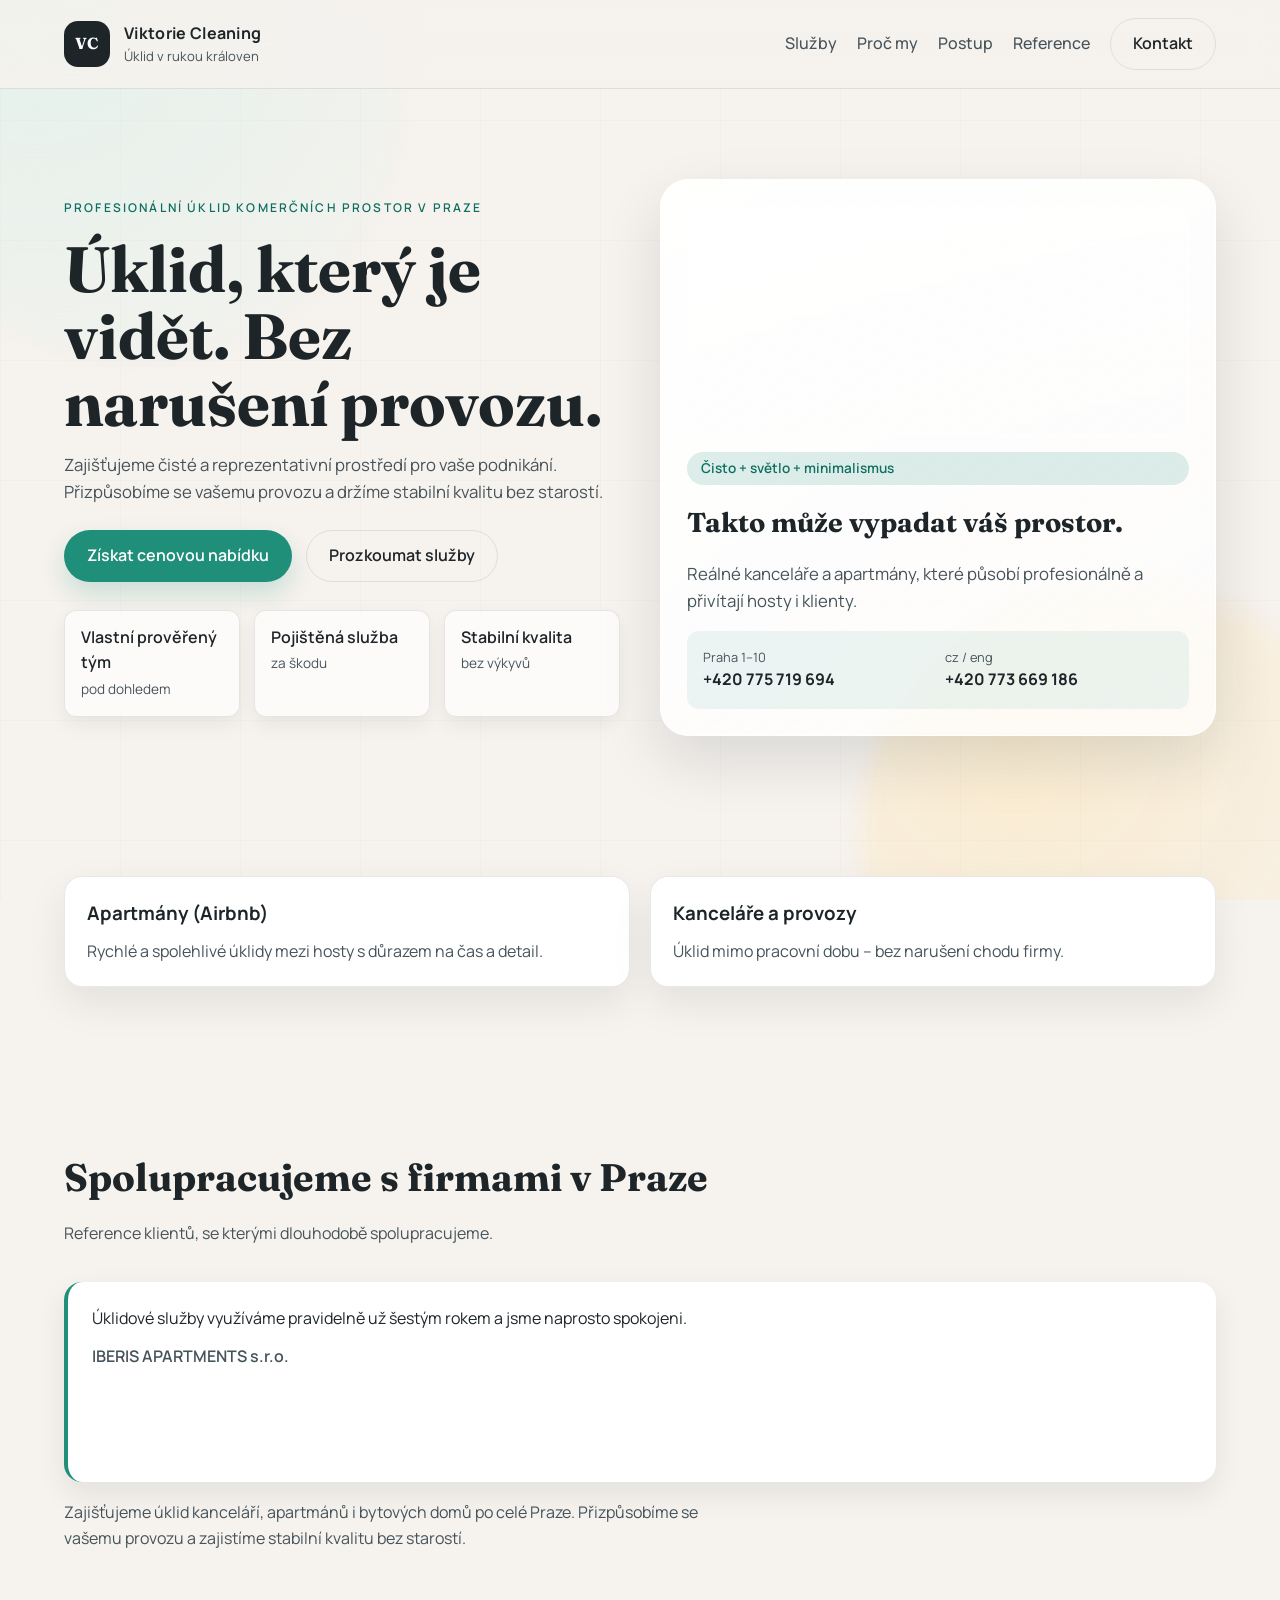
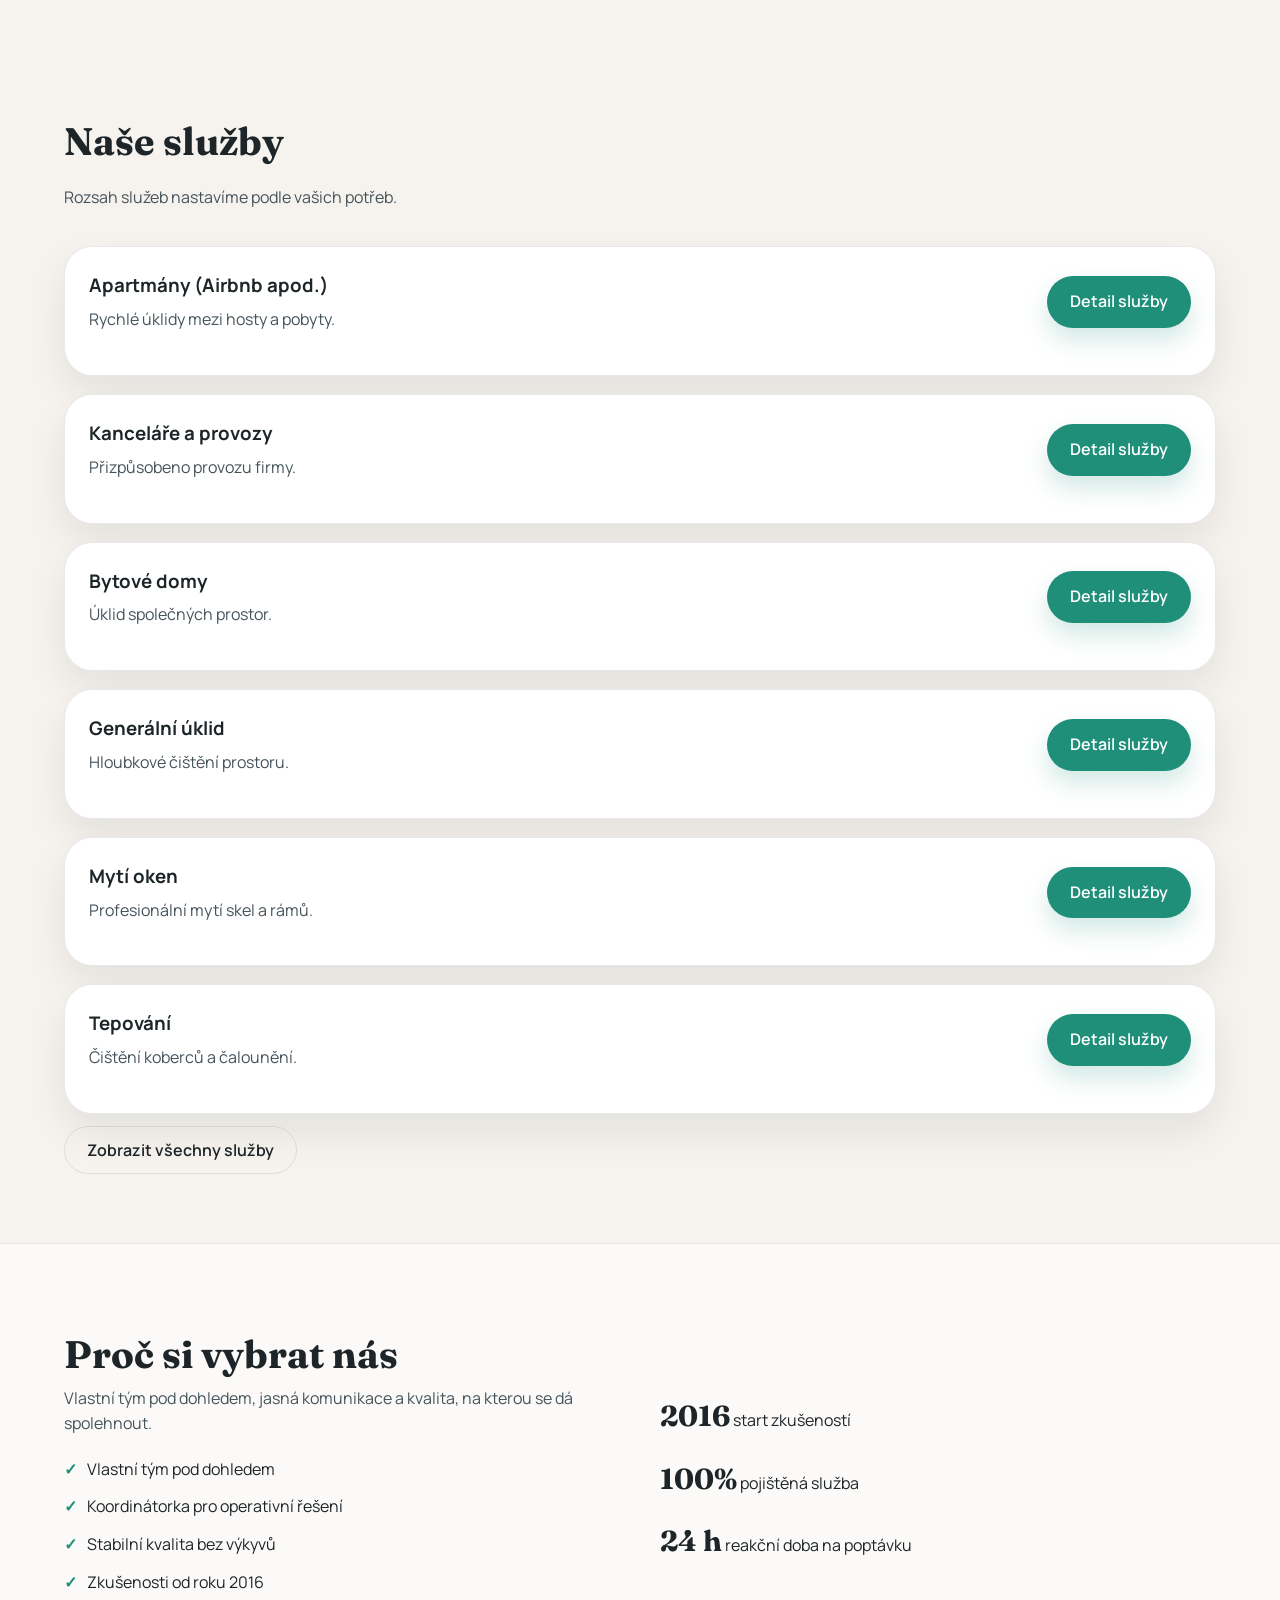
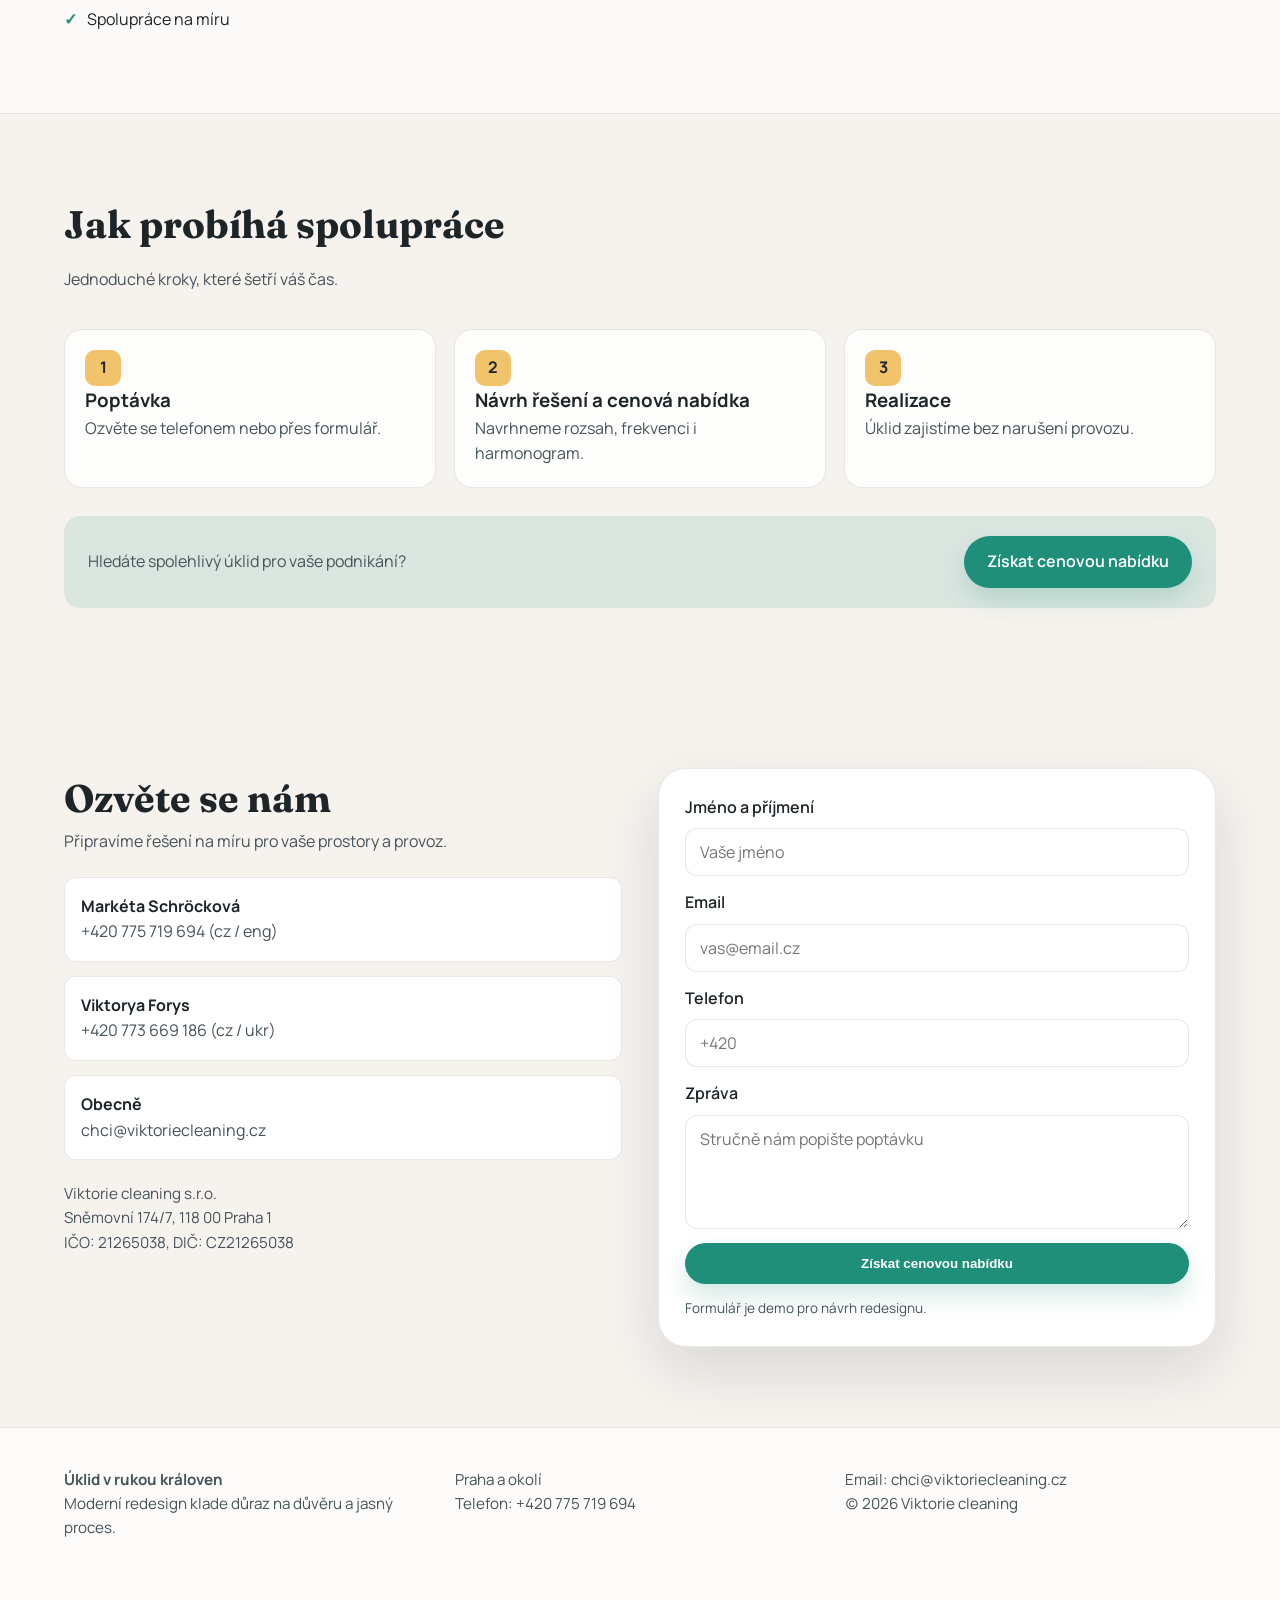
<file: index.html>
<!doctype html>
<html lang="cs">
  <head>
    <meta charset="utf-8" />
    <meta name="viewport" content="width=device-width, initial-scale=1" />
    <title>Viktorie Cleaning – moderní redesign (návrh)</title>
    <meta name="description" content="Moderní redesign webu pro Viktorie Cleaning: profesionální úklid komerčních prostor v Praze." />
    <link rel="preconnect" href="https://fonts.googleapis.com" />
    <link rel="preconnect" href="https://fonts.gstatic.com" crossorigin />
    <link href="https://fonts.googleapis.com/css2?family=Fraunces:wght@300;400;600;700&family=Manrope:wght@300;400;500;600;700&display=swap" rel="stylesheet" />
    <link rel="stylesheet" href="styles.css" />
  </head>
  <body>
    <div class="bg">
      <div class="blob blob-1"></div>
      <div class="blob blob-2"></div>
      <div class="grid"></div>
    </div>

    <header class="site-header">
      <div class="container">
        <div class="logo">
          <span class="logo-mark">VC</span>
          <div>
            <div class="logo-name">Viktorie Cleaning</div>
            <div class="logo-tag">Úklid v rukou královen</div>
          </div>
        </div>
        <nav class="nav">
          <a href="services.html">Služby</a>
          <a href="#proc">Proč my</a>
          <a href="#postup">Postup</a>
          <a href="#reference">Reference</a>
          <a href="#kontakt" class="btn btn-ghost">Kontakt</a>
        </nav>
        <button class="nav-toggle" aria-label="Otevřít menu">Menu</button>
      </div>
    </header>

    <main>
      <section class="hero" id="home">
        <div class="container hero-grid">
          <div class="hero-copy">
            <div class="eyebrow">Profesionální úklid komerčních prostor v Praze</div>
            <h1>Úklid, který je vidět. Bez narušení provozu.</h1>
            <p>
              Zajišťujeme čisté a reprezentativní prostředí pro vaše podnikání.
              Přizpůsobíme se vašemu provozu a držíme stabilní kvalitu bez starostí.
            </p>
            <div class="hero-actions">
              <a class="btn" href="#kontakt">Získat cenovou nabídku</a>
              <a class="btn btn-ghost" href="services.html">Prozkoumat služby</a>
            </div>
            <div class="hero-highlights">
              <div>
                <strong>Vlastní prověřený tým</strong>
                <span>pod dohledem</span>
              </div>
              <div>
                <strong>Pojištěná služba</strong>
                <span>za škodu</span>
              </div>
              <div>
                <strong>Stabilní kvalita</strong>
                <span>bez výkyvů</span>
              </div>
            </div>
          </div>

          <div class="hero-card">
            <div class="hero-card-inner">
              <div class="hero-photo" aria-label="Ukázka čistého a světlého interiéru"></div>
              <div class="hero-badge">Čisto + světlo + minimalismus</div>
              <h2>Takto může vypadat váš prostor.</h2>
              <p>
                Reálné kanceláře a apartmány, které působí profesionálně a přivítají hosty i klienty.
              </p>
              <div class="hero-mini">
                <div>
                  <span>Praha 1–10</span>
                  <strong>+420 775 719 694</strong>
                </div>
                <div>
                  <span>cz / eng</span>
                  <strong>+420 773 669 186</strong>
                </div>
              </div>
            </div>
          </div>
        </div>
      </section>

      <section class="section" id="segmenty">
        <div class="container">
          <div class="split-blocks">
            <article class="card block">
              <h3>Apartmány (Airbnb)</h3>
              <p>Rychlé a spolehlivé úklidy mezi hosty s důrazem na čas a detail.</p>
            </article>
            <article class="card block">
              <h3>Kanceláře a provozy</h3>
              <p>Úklid mimo pracovní dobu – bez narušení chodu firmy.</p>
            </article>
          </div>
        </div>
      </section>

      <section class="section" id="reference">
        <div class="container">
          <div class="section-head">
            <h2>Spolupracujeme s firmami v Praze</h2>
            <p>Reference klientů, se kterými dlouhodobě spolupracujeme.</p>
          </div>
          <div class="reference-rotator">
            <blockquote class="is-active">
              <p>
                Úklidové služby využíváme pravidelně už šestým rokem a jsme naprosto spokojeni.
              </p>
              <footer>IBERIS APARTMENTS s.r.o.</footer>
            </blockquote>
            <blockquote>
              <p>
                Úklid našeho domu probíhá ve vysoké kvalitě. Oceňujeme aktivní přístup a pečlivost.
              </p>
              <footer>Jiřina a Alan Gütl</footer>
            </blockquote>
            <blockquote>
              <p>
                S firmou dlouhodobě spolupracujeme a oceňujeme flexibilitu i spolehlivost.
              </p>
              <footer>SNĚMOVNÍ 7 s.r.o.</footer>
            </blockquote>
          </div>
          <p class="reference-note">
            Zajišťujeme úklid kanceláří, apartmánů i bytových domů po celé Praze.
            Přizpůsobíme se vašemu provozu a zajistíme stabilní kvalitu bez starostí.
          </p>
        </div>
      </section>

      <section class="section" id="sluzby">
        <div class="container">
          <div class="section-head">
            <h2>Naše služby</h2>
            <p>Rozsah služeb nastavíme podle vašich potřeb.</p>
          </div>
          <div class="service-banners">
            <article class="service-banner">
              <div class="service-banner-head">
                <div>
                  <h3>Apartmány (Airbnb apod.)</h3>
                  <p>Rychlé úklidy mezi hosty a pobyty.</p>
                </div>
                <a class="btn btn-dark" href="services.html#apartmany">Detail služby</a>
              </div>
            </article>
            <article class="service-banner">
              <div class="service-banner-head">
                <div>
                  <h3>Kanceláře a provozy</h3>
                  <p>Přizpůsobeno provozu firmy.</p>
                </div>
                <a class="btn btn-dark" href="services.html#kancelare">Detail služby</a>
              </div>
            </article>
            <article class="service-banner">
              <div class="service-banner-head">
                <div>
                  <h3>Bytové domy</h3>
                  <p>Úklid společných prostor.</p>
                </div>
                <a class="btn btn-dark" href="services.html#bytove-domy">Detail služby</a>
              </div>
            </article>
            <article class="service-banner">
              <div class="service-banner-head">
                <div>
                  <h3>Generální úklid</h3>
                  <p>Hloubkové čištění prostoru.</p>
                </div>
                <a class="btn btn-dark" href="services.html#generalni-uklid">Detail služby</a>
              </div>
            </article>
            <article class="service-banner">
              <div class="service-banner-head">
                <div>
                  <h3>Mytí oken</h3>
                  <p>Profesionální mytí skel a rámů.</p>
                </div>
                <a class="btn btn-dark" href="services.html#myti-oken">Detail služby</a>
              </div>
            </article>
            <article class="service-banner">
              <div class="service-banner-head">
                <div>
                  <h3>Tepování</h3>
                  <p>Čištění koberců a čalounění.</p>
                </div>
                <a class="btn btn-dark" href="services.html#tepovani">Detail služby</a>
              </div>
            </article>
          </div>
          <div class="section-cta">
            <a class="btn btn-ghost" href="services.html">Zobrazit všechny služby</a>
          </div>
        </div>
      </section>

      <section class="section section-accent" id="proc">
        <div class="container split">
          <div>
            <h2>Proč si vybrat nás</h2>
            <p>
              Vlastní tým pod dohledem, jasná komunikace a kvalita, na kterou se dá spolehnout.
            </p>
            <ul class="checklist">
              <li>Vlastní tým pod dohledem</li>
              <li>Koordinátorka pro operativní řešení</li>
              <li>Stabilní kvalita bez výkyvů</li>
              <li>Zkušenosti od roku 2016</li>
              <li>Spolupráce na míru</li>
            </ul>
          </div>
          <div class="stats">
            <div>
              <strong>2016</strong>
              <span>start zkušeností</span>
            </div>
            <div>
              <strong>100%</strong>
              <span>pojištěná služba</span>
            </div>
            <div>
              <strong>24 h</strong>
              <span>reakční doba na poptávku</span>
            </div>
          </div>
        </div>
      </section>

      <section class="section" id="postup">
        <div class="container">
          <div class="section-head">
            <h2>Jak probíhá spolupráce</h2>
            <p>Jednoduché kroky, které šetří váš čas.</p>
          </div>
          <div class="steps">
            <div class="step">
              <span>1</span>
              <h3>Poptávka</h3>
              <p>Ozvěte se telefonem nebo přes formulář.</p>
            </div>
            <div class="step">
              <span>2</span>
              <h3>Návrh řešení a cenová nabídka</h3>
              <p>Navrhneme rozsah, frekvenci i harmonogram.</p>
            </div>
            <div class="step">
              <span>3</span>
              <h3>Realizace</h3>
              <p>Úklid zajistíme bez narušení provozu.</p>
            </div>
          </div>
          <div class="cta-row">
            <p>Hledáte spolehlivý úklid pro vaše podnikání?</p>
            <a class="btn" href="#kontakt">Získat cenovou nabídku</a>
          </div>
        </div>
      </section>

      <section class="section" id="kontakt">
        <div class="container contact">
          <div>
            <h2>Ozvěte se nám</h2>
            <p>
              Připravíme řešení na míru pro vaše prostory a provoz.
            </p>
            <div class="contact-cards">
              <div>
                <h4>Markéta Schröcková</h4>
                <p>+420 775 719 694 (cz / eng)</p>
              </div>
              <div>
                <h4>Viktorya Forys</h4>
                <p>+420 773 669 186 (cz / ukr)</p>
              </div>
              <div>
                <h4>Obecně</h4>
                <p>chci@viktoriecleaning.cz</p>
              </div>
            </div>
            <div class="contact-address">
              <p>Viktorie cleaning s.r.o.</p>
              <p>Sněmovní 174/7, 118 00 Praha 1</p>
              <p>IČO: 21265038, DIČ: CZ21265038</p>
            </div>
          </div>
          <form class="form">
            <label>
              Jméno a příjmení
              <input type="text" placeholder="Vaše jméno" />
            </label>
            <label>
              Email
              <input type="email" placeholder="vas@email.cz" />
            </label>
            <label>
              Telefon
              <input type="tel" placeholder="+420" />
            </label>
            <label>
              Zpráva
              <textarea rows="4" placeholder="Stručně nám popište poptávku"></textarea>
            </label>
            <button type="submit" class="btn">Získat cenovou nabídku</button>
            <p class="form-note">Formulář je demo pro návrh redesignu.</p>
          </form>
        </div>
      </section>
    </main>

    <footer class="footer">
      <div class="container">
        <div>
          <strong>Úklid v rukou královen</strong>
          <p>Moderní redesign klade důraz na důvěru a jasný proces.</p>
        </div>
        <div>
          <p>Praha a okolí</p>
          <p>Telefon: +420 775 719 694</p>
        </div>
        <div>
          <p>Email: chci@viktoriecleaning.cz</p>
          <p>(c) 2026 Viktorie cleaning</p>
        </div>
      </div>
    </footer>

    <script>
      const toggle = document.querySelector('.nav-toggle');
      const nav = document.querySelector('.nav');
      toggle.addEventListener('click', () => {
        nav.classList.toggle('open');
      });

      const observer = new IntersectionObserver(
        (entries) => {
          entries.forEach((entry) => {
            if (entry.isIntersecting) {
              entry.target.classList.add('is-visible');
            }
          });
        },
        { threshold: 0.15 }
      );

      document.querySelectorAll('.card, .step, blockquote').forEach((el) => observer.observe(el));

      const quotes = Array.from(document.querySelectorAll('.reference-rotator blockquote'));
      let current = 0;
      setInterval(() => {
        quotes[current].classList.remove('is-active');
        current = (current + 1) % quotes.length;
        quotes[current].classList.add('is-active');
      }, 4500);
    </script>
  </body>
</html>
</file>
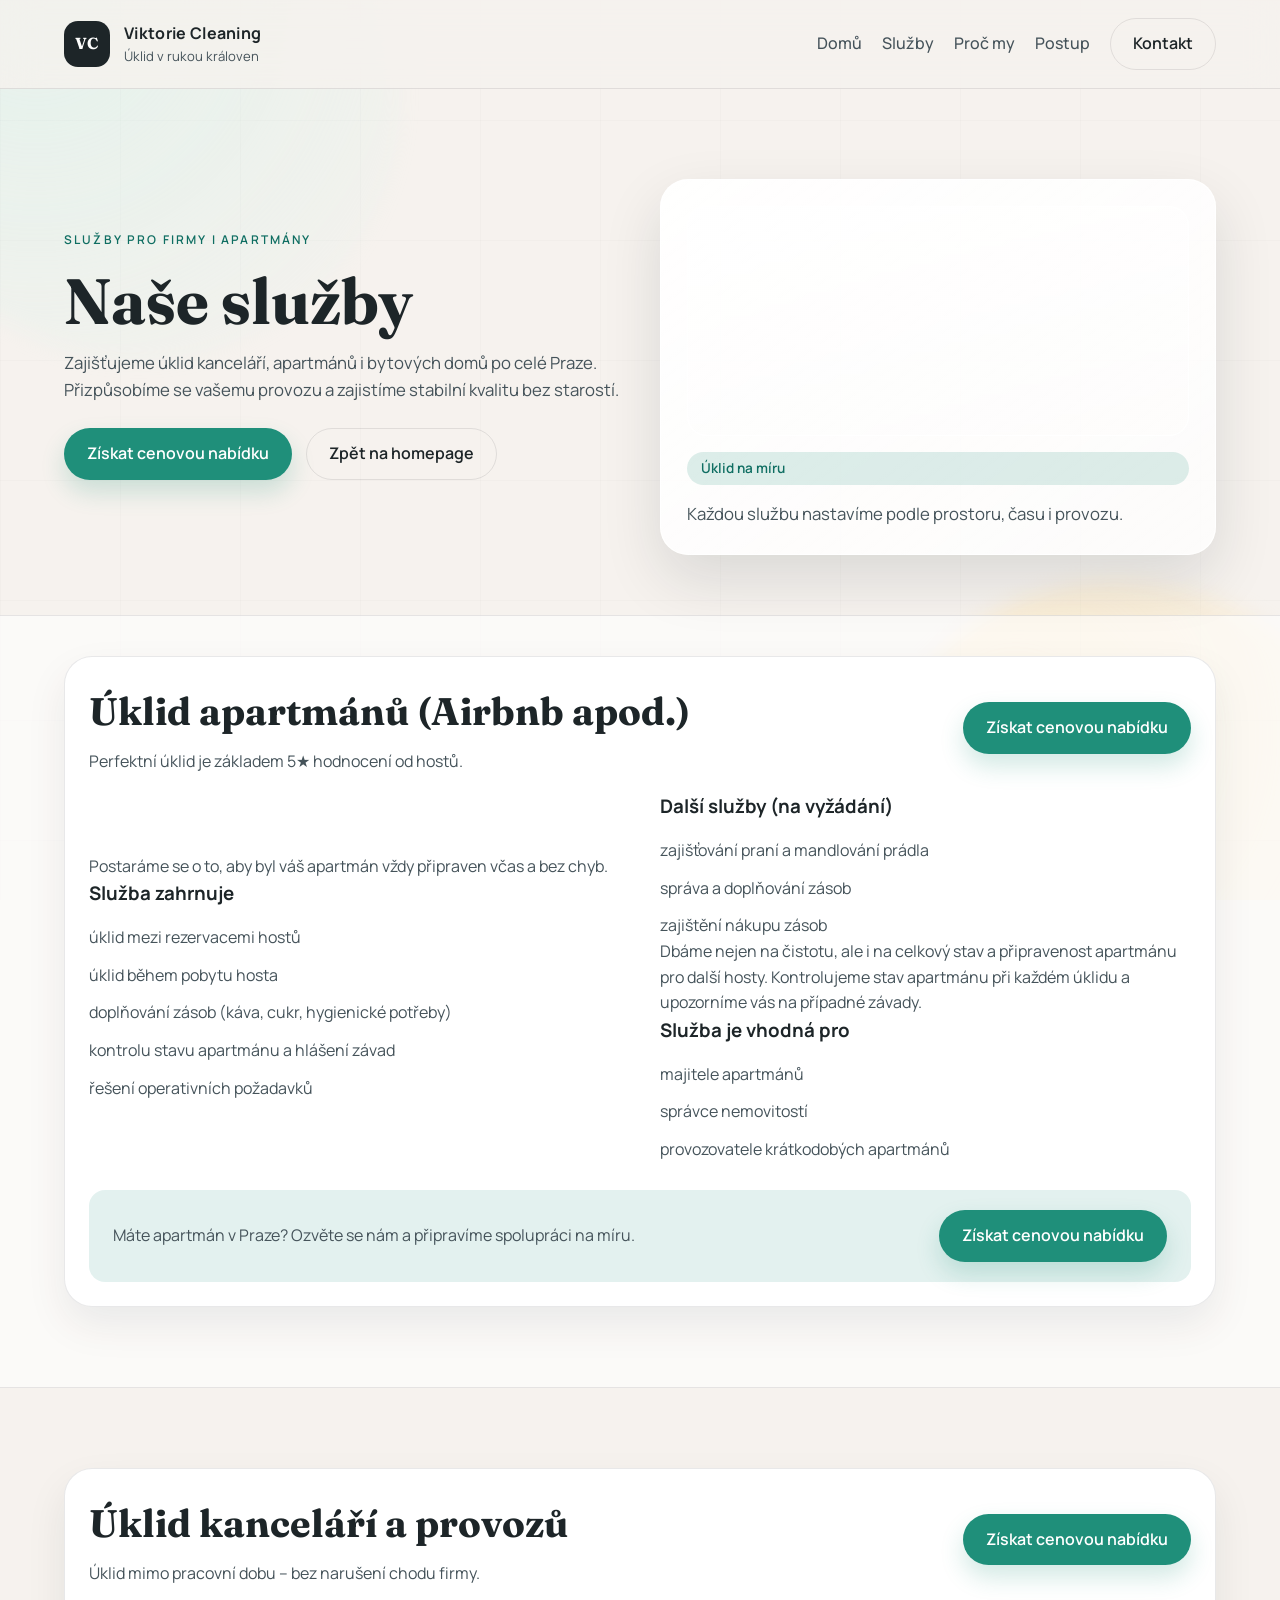
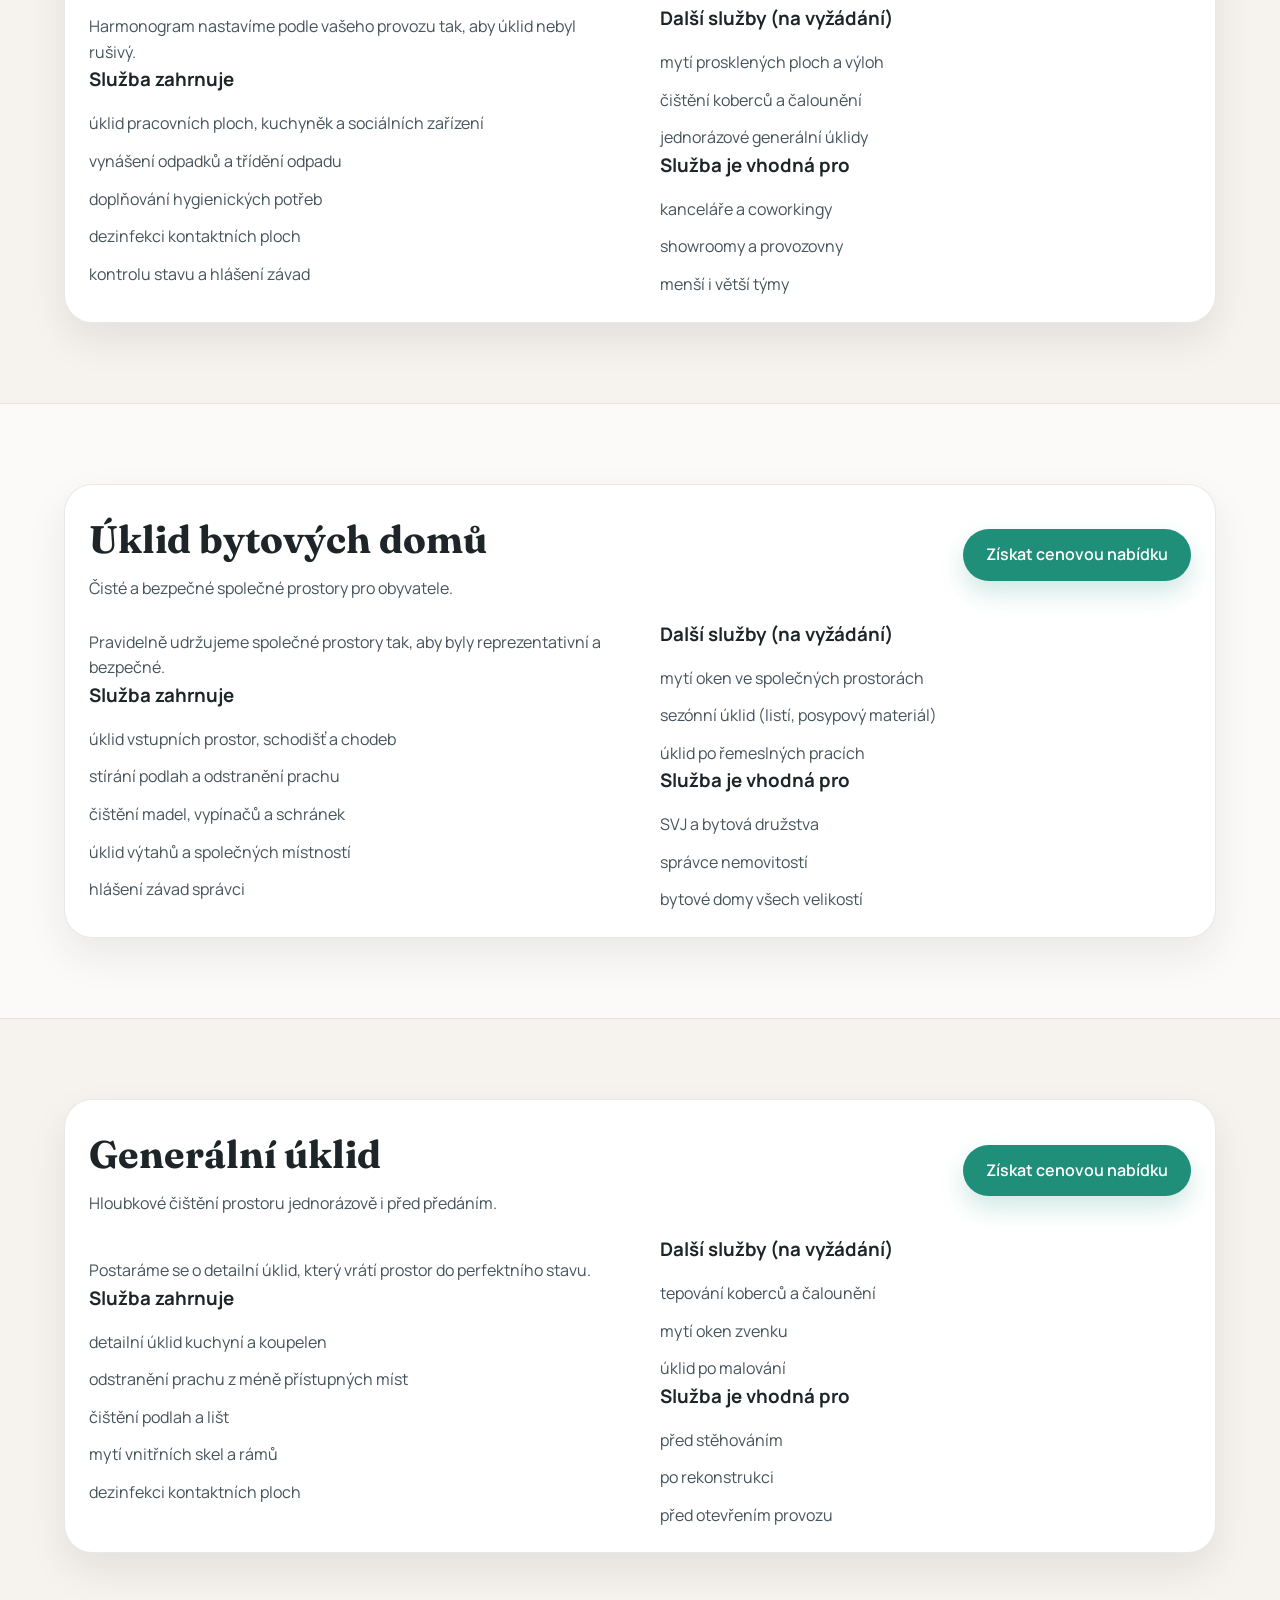
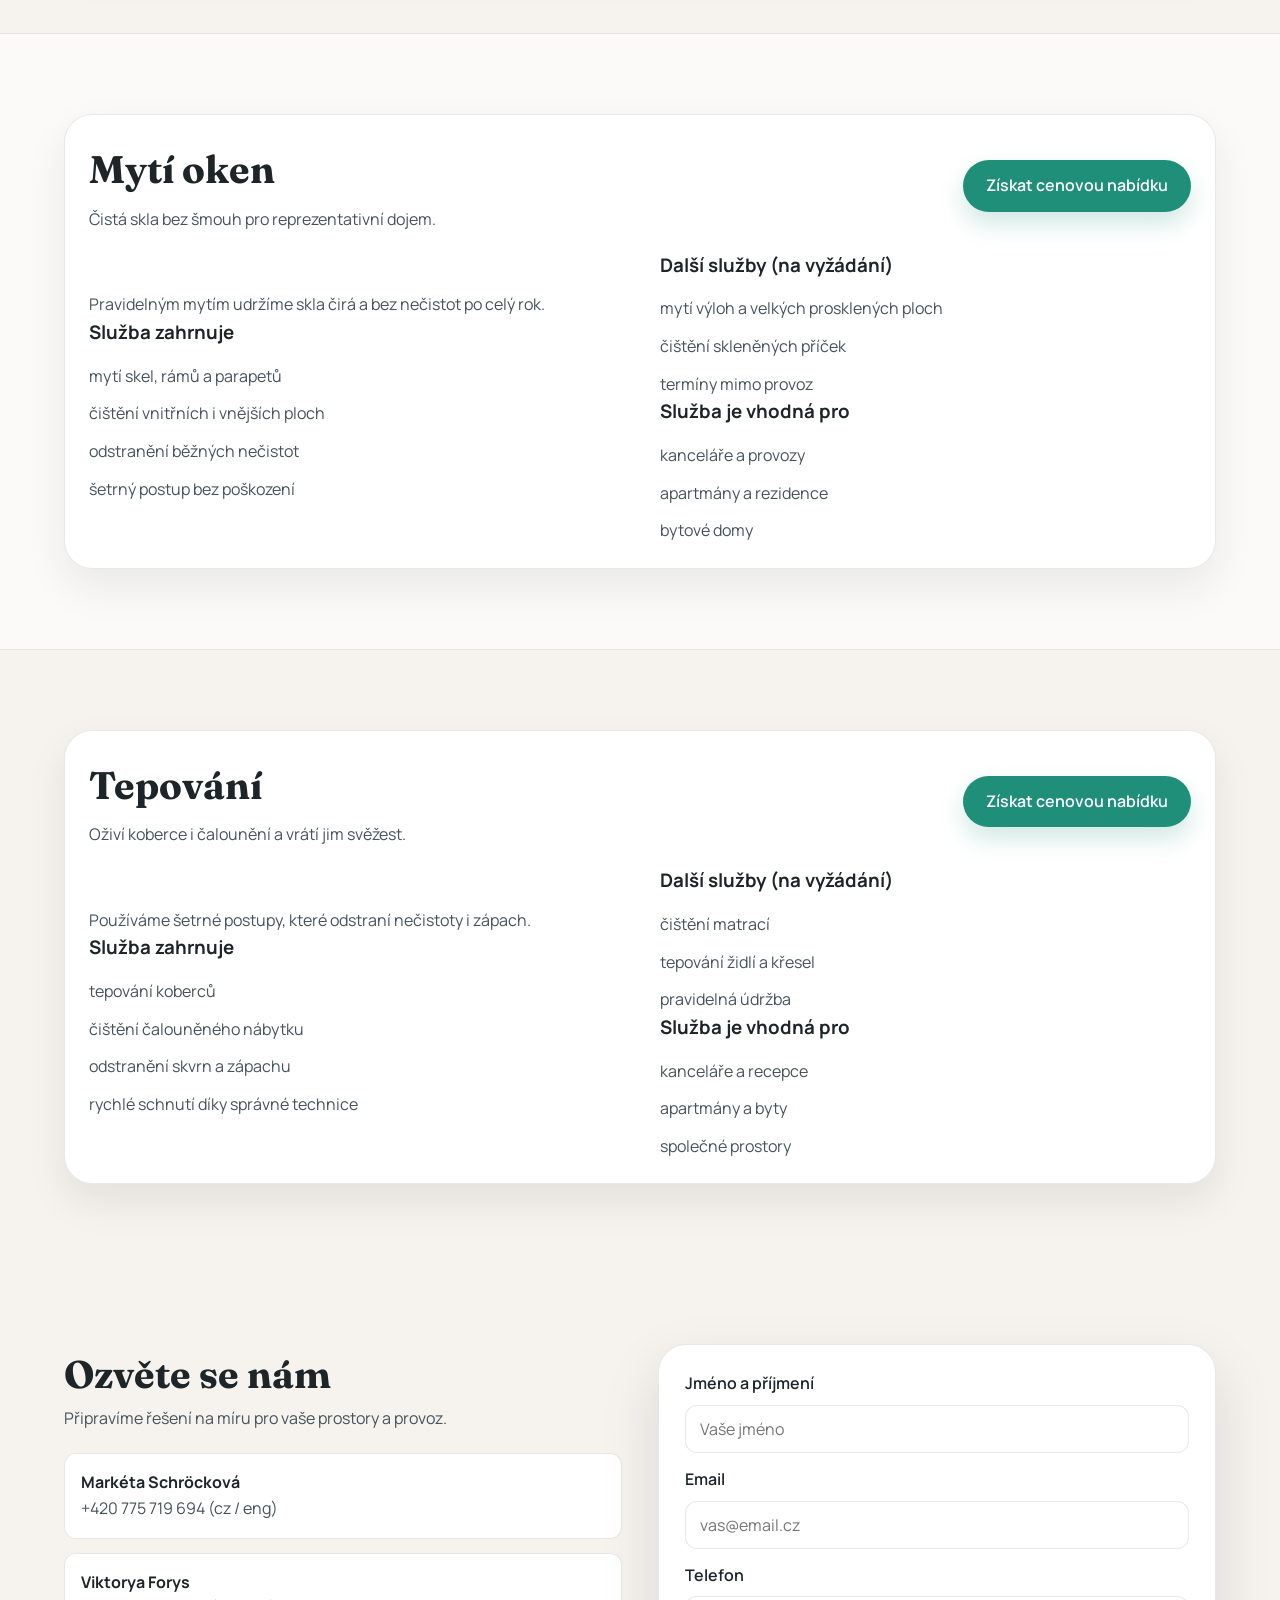
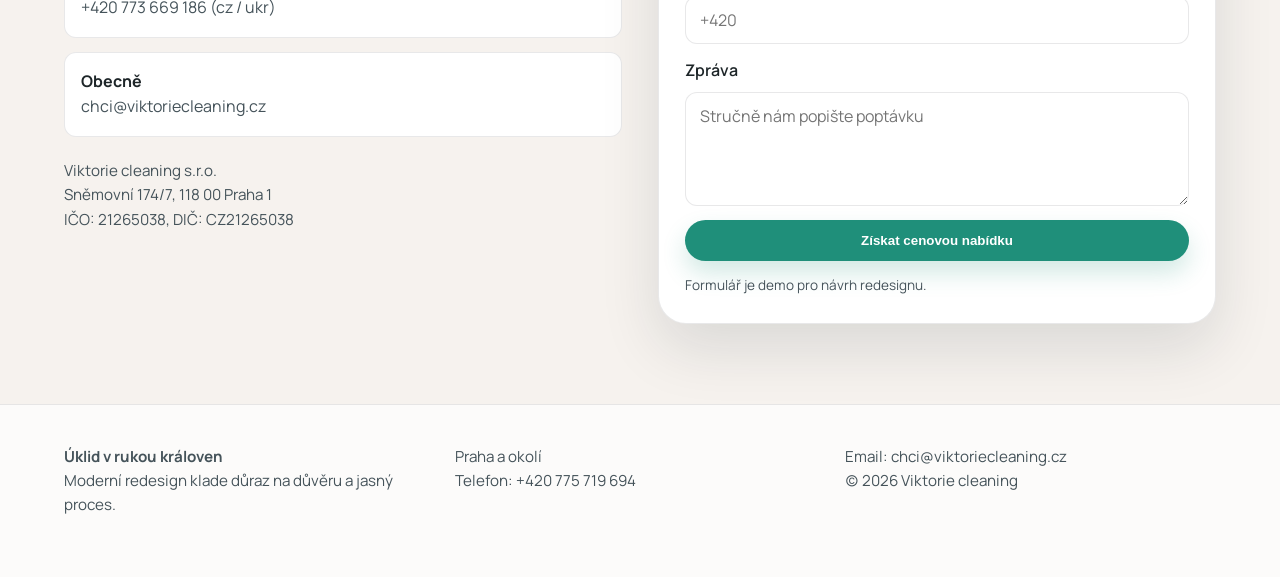
<file: services.html>
<!doctype html>
<html lang="cs">
  <head>
    <meta charset="utf-8" />
    <meta name="viewport" content="width=device-width, initial-scale=1" />
    <title>Viktorie Cleaning – služby</title>
    <meta name="description" content="Přehled služeb Viktorie Cleaning: apartmány, kanceláře, bytové domy, generální úklid, mytí oken a tepování." />
    <link rel="preconnect" href="https://fonts.googleapis.com" />
    <link rel="preconnect" href="https://fonts.gstatic.com" crossorigin />
    <link href="https://fonts.googleapis.com/css2?family=Fraunces:wght@300;400;600;700&family=Manrope:wght@300;400;500;600;700&display=swap" rel="stylesheet" />
    <link rel="stylesheet" href="styles.css" />
  </head>
  <body>
    <div class="bg">
      <div class="blob blob-1"></div>
      <div class="blob blob-2"></div>
      <div class="grid"></div>
    </div>

    <header class="site-header">
      <div class="container">
        <div class="logo">
          <span class="logo-mark">VC</span>
          <div>
            <div class="logo-name">Viktorie Cleaning</div>
            <div class="logo-tag">Úklid v rukou královen</div>
          </div>
        </div>
        <nav class="nav">
          <a href="index.html">Domů</a>
          <a href="services.html">Služby</a>
          <a href="index.html#proc">Proč my</a>
          <a href="index.html#postup">Postup</a>
          <a href="#kontakt" class="btn btn-ghost">Kontakt</a>
        </nav>
        <button class="nav-toggle" aria-label="Otevřít menu">Menu</button>
      </div>
    </header>

    <main>
      <section class="hero" id="sluzby">
        <div class="container hero-grid">
          <div class="hero-copy">
            <div class="eyebrow">Služby pro firmy i apartmány</div>
            <h1>Naše služby</h1>
            <p>
              Zajišťujeme úklid kanceláří, apartmánů i bytových domů po celé Praze.
              Přizpůsobíme se vašemu provozu a zajistíme stabilní kvalitu bez starostí.
            </p>
            <div class="hero-actions">
              <a class="btn" href="#kontakt">Získat cenovou nabídku</a>
              <a class="btn btn-ghost" href="index.html">Zpět na homepage</a>
            </div>
          </div>
          <div class="hero-card">
            <div class="hero-card-inner">
              <div class="hero-photo" aria-label="Ukázka čistého a světlého interiéru"></div>
              <div class="hero-badge">Úklid na míru</div>
              <p>
                Každou službu nastavíme podle prostoru, času i provozu.
              </p>
            </div>
          </div>
        </div>
      </section>

      <section class="section section-accent section-tight" id="apartmany">
        <div class="container">
          <div class="service-banner">
            <div class="service-banner-head">
              <div>
                <h2>Úklid apartmánů (Airbnb apod.)</h2>
                <p>Perfektní úklid je základem 5★ hodnocení od hostů.</p>
              </div>
              <a class="btn" href="#kontakt">Získat cenovou nabídku</a>
            </div>
            <div class="split">
              <div>
                <p>
                  Postaráme se o to, aby byl váš apartmán vždy připraven včas a bez chyb.
                </p>
                <h3>Služba zahrnuje</h3>
                <ul class="text-list">
                  <li>úklid mezi rezervacemi hostů</li>
                  <li>úklid během pobytu hosta</li>
                  <li>doplňování zásob (káva, cukr, hygienické potřeby)</li>
                  <li>kontrolu stavu apartmánu a hlášení závad</li>
                  <li>řešení operativních požadavků</li>
                </ul>
              </div>
              <div>
                <h3>Další služby (na vyžádání)</h3>
                <ul class="text-list">
                  <li>zajišťování praní a mandlování prádla</li>
                  <li>správa a doplňování zásob</li>
                  <li>zajištění nákupu zásob</li>
                </ul>
                <p>
                  Dbáme nejen na čistotu, ale i na celkový stav a připravenost apartmánu
                  pro další hosty. Kontrolujeme stav apartmánu při každém úklidu a upozorníme
                  vás na případné závady.
                </p>
                <h3>Služba je vhodná pro</h3>
                <ul class="text-list">
                  <li>majitele apartmánů</li>
                  <li>správce nemovitostí</li>
                  <li>provozovatele krátkodobých apartmánů</li>
                </ul>
              </div>
            </div>
            <div class="cta-row">
              <p>
                Máte apartmán v Praze? Ozvěte se nám a připravíme spolupráci na míru.
              </p>
              <a class="btn" href="#kontakt">Získat cenovou nabídku</a>
            </div>
          </div>
        </div>
      </section>

      <section class="section" id="kancelare">
        <div class="container">
          <div class="service-banner">
            <div class="service-banner-head">
              <div>
                <h2>Úklid kanceláří a provozů</h2>
                <p>Úklid mimo pracovní dobu – bez narušení chodu firmy.</p>
              </div>
              <a class="btn" href="#kontakt">Získat cenovou nabídku</a>
            </div>
            <div class="split">
              <div>
                <p>
                  Harmonogram nastavíme podle vašeho provozu tak, aby úklid nebyl rušivý.
                </p>
                <h3>Služba zahrnuje</h3>
                <ul class="text-list">
                  <li>úklid pracovních ploch, kuchyněk a sociálních zařízení</li>
                  <li>vynášení odpadků a třídění odpadu</li>
                  <li>doplňování hygienických potřeb</li>
                  <li>dezinfekci kontaktních ploch</li>
                  <li>kontrolu stavu a hlášení závad</li>
                </ul>
              </div>
              <div>
                <h3>Další služby (na vyžádání)</h3>
                <ul class="text-list">
                  <li>mytí prosklených ploch a výloh</li>
                  <li>čištění koberců a čalounění</li>
                  <li>jednorázové generální úklidy</li>
                </ul>
                <h3>Služba je vhodná pro</h3>
                <ul class="text-list">
                  <li>kanceláře a coworkingy</li>
                  <li>showroomy a provozovny</li>
                  <li>menší i větší týmy</li>
                </ul>
              </div>
            </div>
          </div>
        </div>
      </section>

      <section class="section section-accent" id="bytove-domy">
        <div class="container">
          <div class="service-banner">
            <div class="service-banner-head">
              <div>
                <h2>Úklid bytových domů</h2>
                <p>Čisté a bezpečné společné prostory pro obyvatele.</p>
              </div>
              <a class="btn" href="#kontakt">Získat cenovou nabídku</a>
            </div>
            <div class="split">
              <div>
                <p>
                  Pravidelně udržujeme společné prostory tak, aby byly reprezentativní a bezpečné.
                </p>
                <h3>Služba zahrnuje</h3>
                <ul class="text-list">
                  <li>úklid vstupních prostor, schodišť a chodeb</li>
                  <li>stírání podlah a odstranění prachu</li>
                  <li>čištění madel, vypínačů a schránek</li>
                  <li>úklid výtahů a společných místností</li>
                  <li>hlášení závad správci</li>
                </ul>
              </div>
              <div>
                <h3>Další služby (na vyžádání)</h3>
                <ul class="text-list">
                  <li>mytí oken ve společných prostorách</li>
                  <li>sezónní úklid (listí, posypový materiál)</li>
                  <li>úklid po řemeslných pracích</li>
                </ul>
                <h3>Služba je vhodná pro</h3>
                <ul class="text-list">
                  <li>SVJ a bytová družstva</li>
                  <li>správce nemovitostí</li>
                  <li>bytové domy všech velikostí</li>
                </ul>
              </div>
            </div>
          </div>
        </div>
      </section>

      <section class="section" id="generalni-uklid">
        <div class="container">
          <div class="service-banner">
            <div class="service-banner-head">
              <div>
                <h2>Generální úklid</h2>
                <p>Hloubkové čištění prostoru jednorázově i před předáním.</p>
              </div>
              <a class="btn" href="#kontakt">Získat cenovou nabídku</a>
            </div>
            <div class="split">
              <div>
                <p>
                  Postaráme se o detailní úklid, který vrátí prostor do perfektního stavu.
                </p>
                <h3>Služba zahrnuje</h3>
                <ul class="text-list">
                  <li>detailní úklid kuchyní a koupelen</li>
                  <li>odstranění prachu z méně přístupných míst</li>
                  <li>čištění podlah a lišt</li>
                  <li>mytí vnitřních skel a rámů</li>
                  <li>dezinfekci kontaktních ploch</li>
                </ul>
              </div>
              <div>
                <h3>Další služby (na vyžádání)</h3>
                <ul class="text-list">
                  <li>tepování koberců a čalounění</li>
                  <li>mytí oken zvenku</li>
                  <li>úklid po malování</li>
                </ul>
                <h3>Služba je vhodná pro</h3>
                <ul class="text-list">
                  <li>před stěhováním</li>
                  <li>po rekonstrukci</li>
                  <li>před otevřením provozu</li>
                </ul>
              </div>
            </div>
          </div>
        </div>
      </section>

      <section class="section section-accent" id="myti-oken">
        <div class="container">
          <div class="service-banner">
            <div class="service-banner-head">
              <div>
                <h2>Mytí oken</h2>
                <p>Čistá skla bez šmouh pro reprezentativní dojem.</p>
              </div>
              <a class="btn" href="#kontakt">Získat cenovou nabídku</a>
            </div>
            <div class="split">
              <div>
                <p>
                  Pravidelným mytím udržíme skla čirá a bez nečistot po celý rok.
                </p>
                <h3>Služba zahrnuje</h3>
                <ul class="text-list">
                  <li>mytí skel, rámů a parapetů</li>
                  <li>čištění vnitřních i vnějších ploch</li>
                  <li>odstranění běžných nečistot</li>
                  <li>šetrný postup bez poškození</li>
                </ul>
              </div>
              <div>
                <h3>Další služby (na vyžádání)</h3>
                <ul class="text-list">
                  <li>mytí výloh a velkých prosklených ploch</li>
                  <li>čištění skleněných příček</li>
                  <li>termíny mimo provoz</li>
                </ul>
                <h3>Služba je vhodná pro</h3>
                <ul class="text-list">
                  <li>kanceláře a provozy</li>
                  <li>apartmány a rezidence</li>
                  <li>bytové domy</li>
                </ul>
              </div>
            </div>
          </div>
        </div>
      </section>

      <section class="section" id="tepovani">
        <div class="container">
          <div class="service-banner">
            <div class="service-banner-head">
              <div>
                <h2>Tepování</h2>
                <p>Oživí koberce i čalounění a vrátí jim svěžest.</p>
              </div>
              <a class="btn" href="#kontakt">Získat cenovou nabídku</a>
            </div>
            <div class="split">
              <div>
                <p>
                  Používáme šetrné postupy, které odstraní nečistoty i zápach.
                </p>
                <h3>Služba zahrnuje</h3>
                <ul class="text-list">
                  <li>tepování koberců</li>
                  <li>čištění čalouněného nábytku</li>
                  <li>odstranění skvrn a zápachu</li>
                  <li>rychlé schnutí díky správné technice</li>
                </ul>
              </div>
              <div>
                <h3>Další služby (na vyžádání)</h3>
                <ul class="text-list">
                  <li>čištění matrací</li>
                  <li>tepování židlí a křesel</li>
                  <li>pravidelná údržba</li>
                </ul>
                <h3>Služba je vhodná pro</h3>
                <ul class="text-list">
                  <li>kanceláře a recepce</li>
                  <li>apartmány a byty</li>
                  <li>společné prostory</li>
                </ul>
              </div>
            </div>
          </div>
        </div>
      </section>

      <section class="section" id="kontakt">
        <div class="container contact">
          <div>
            <h2>Ozvěte se nám</h2>
            <p>
              Připravíme řešení na míru pro vaše prostory a provoz.
            </p>
            <div class="contact-cards">
              <div>
                <h4>Markéta Schröcková</h4>
                <p>+420 775 719 694 (cz / eng)</p>
              </div>
              <div>
                <h4>Viktorya Forys</h4>
                <p>+420 773 669 186 (cz / ukr)</p>
              </div>
              <div>
                <h4>Obecně</h4>
                <p>chci@viktoriecleaning.cz</p>
              </div>
            </div>
            <div class="contact-address">
              <p>Viktorie cleaning s.r.o.</p>
              <p>Sněmovní 174/7, 118 00 Praha 1</p>
              <p>IČO: 21265038, DIČ: CZ21265038</p>
            </div>
          </div>
          <form class="form">
            <label>
              Jméno a příjmení
              <input type="text" placeholder="Vaše jméno" />
            </label>
            <label>
              Email
              <input type="email" placeholder="vas@email.cz" />
            </label>
            <label>
              Telefon
              <input type="tel" placeholder="+420" />
            </label>
            <label>
              Zpráva
              <textarea rows="4" placeholder="Stručně nám popište poptávku"></textarea>
            </label>
            <button type="submit" class="btn">Získat cenovou nabídku</button>
            <p class="form-note">Formulář je demo pro návrh redesignu.</p>
          </form>
        </div>
      </section>
    </main>

    <footer class="footer">
      <div class="container">
        <div>
          <strong>Úklid v rukou královen</strong>
          <p>Moderní redesign klade důraz na důvěru a jasný proces.</p>
        </div>
        <div>
          <p>Praha a okolí</p>
          <p>Telefon: +420 775 719 694</p>
        </div>
        <div>
          <p>Email: chci@viktoriecleaning.cz</p>
          <p>(c) 2026 Viktorie cleaning</p>
        </div>
      </div>
    </footer>

    <script>
      const toggle = document.querySelector('.nav-toggle');
      const nav = document.querySelector('.nav');
      toggle.addEventListener('click', () => {
        nav.classList.toggle('open');
      });
    </script>
  </body>
</html>
</file>
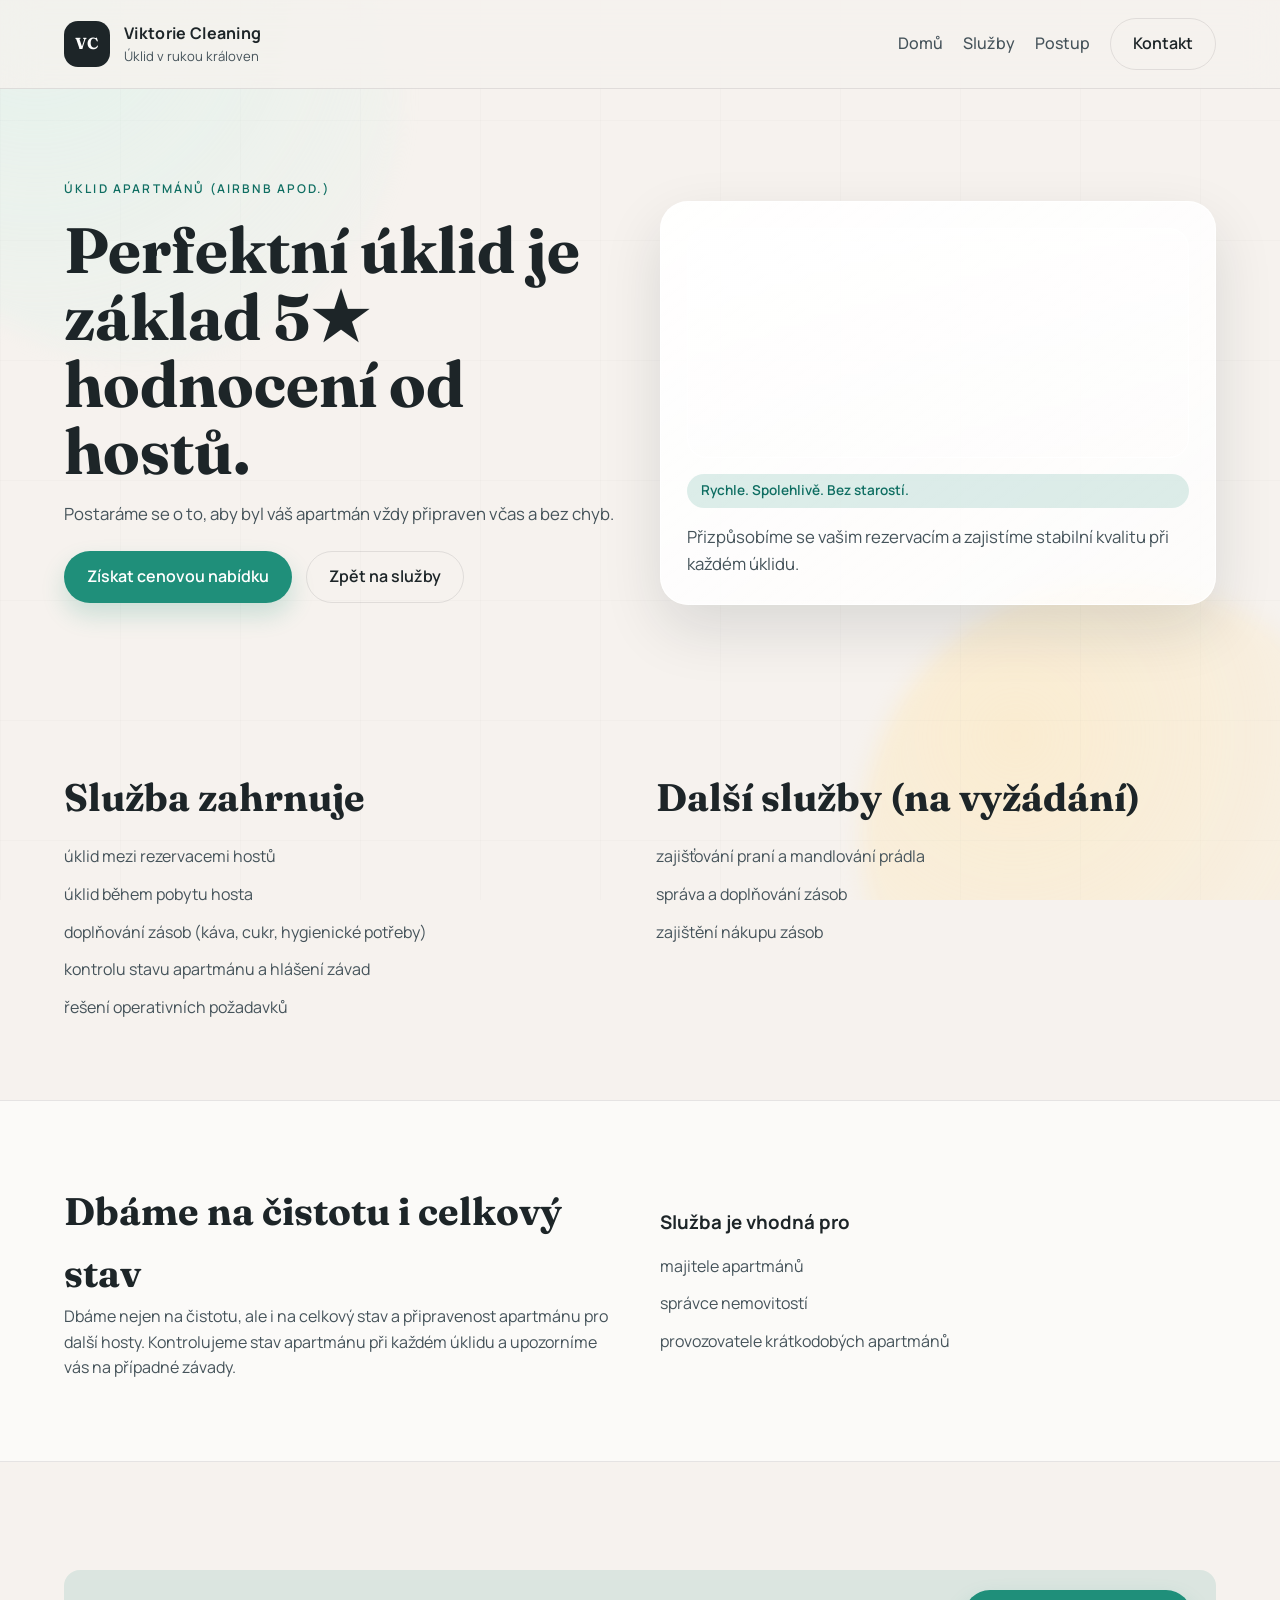
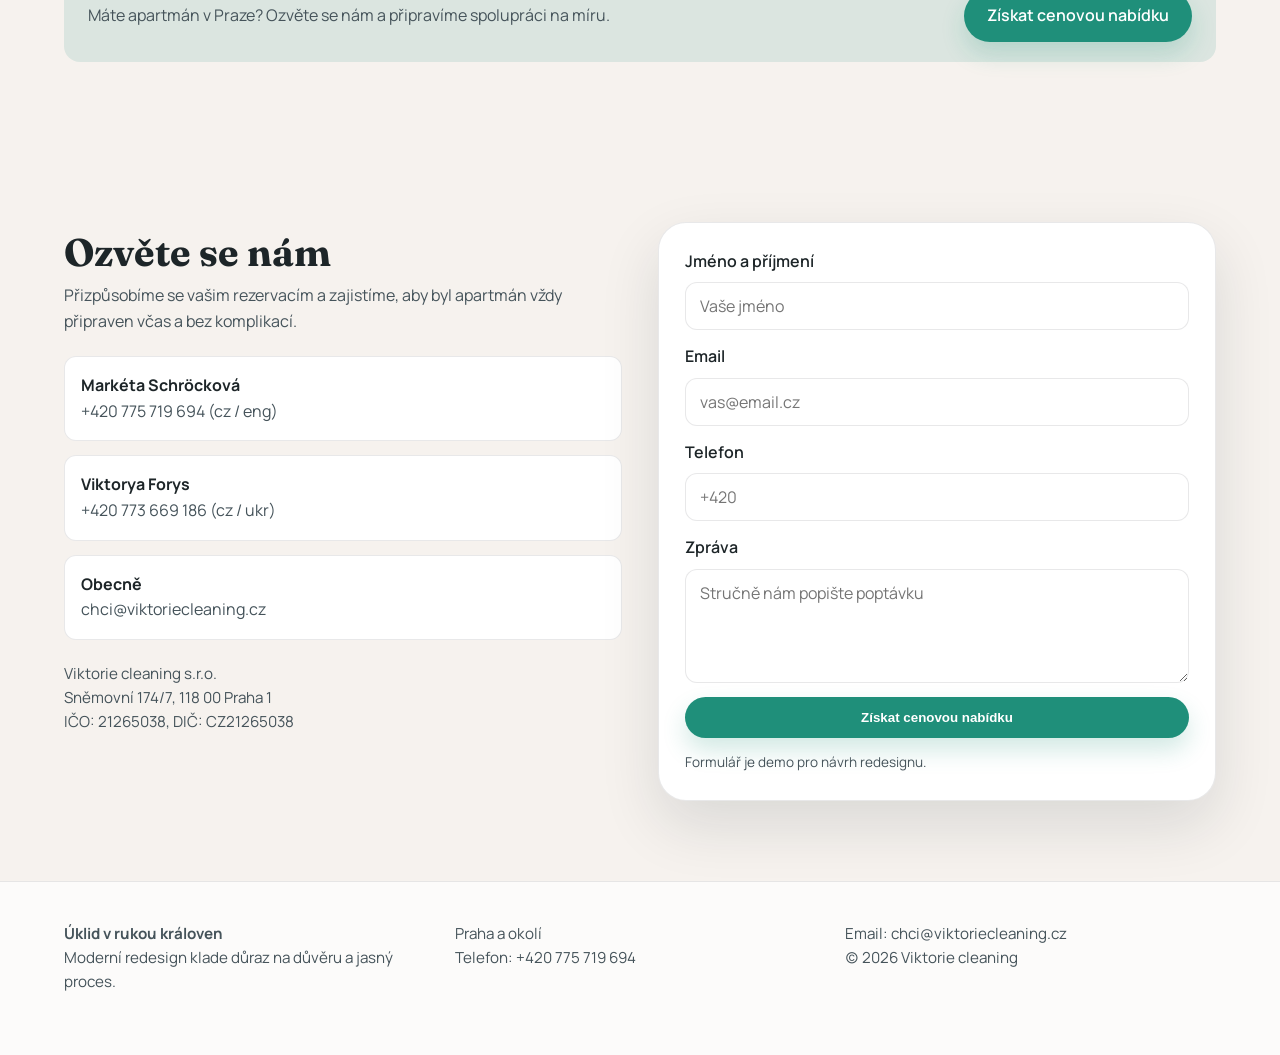
<file: uklid-apartmanu.html>
<!doctype html>
<html lang="cs">
  <head>
    <meta charset="utf-8" />
    <meta name="viewport" content="width=device-width, initial-scale=1" />
    <title>Úklid apartmánů – Viktorie Cleaning</title>
    <meta name="description" content="Úklid apartmánů (Airbnb apod.) v Praze. Rychlé úklidy mezi hosty, doplňování zásob a kontrola stavu apartmánu." />
    <link rel="preconnect" href="https://fonts.googleapis.com" />
    <link rel="preconnect" href="https://fonts.gstatic.com" crossorigin />
    <link href="https://fonts.googleapis.com/css2?family=Fraunces:wght@300;400;600;700&family=Manrope:wght@300;400;500;600;700&display=swap" rel="stylesheet" />
    <link rel="stylesheet" href="styles.css" />
  </head>
  <body>
    <div class="bg">
      <div class="blob blob-1"></div>
      <div class="blob blob-2"></div>
      <div class="grid"></div>
    </div>

    <header class="site-header">
      <div class="container">
        <div class="logo">
          <span class="logo-mark">VC</span>
          <div>
            <div class="logo-name">Viktorie Cleaning</div>
            <div class="logo-tag">Úklid v rukou královen</div>
          </div>
        </div>
        <nav class="nav">
          <a href="index.html">Domů</a>
          <a href="services.html">Služby</a>
          <a href="index.html#postup">Postup</a>
          <a href="#kontakt" class="btn btn-ghost">Kontakt</a>
        </nav>
        <button class="nav-toggle" aria-label="Otevřít menu">Menu</button>
      </div>
    </header>

    <main>
      <section class="hero">
        <div class="container hero-grid">
          <div class="hero-copy">
            <div class="eyebrow">Úklid apartmánů (Airbnb apod.)</div>
            <h1>Perfektní úklid je základ 5★ hodnocení od hostů.</h1>
            <p>
              Postaráme se o to, aby byl váš apartmán vždy připraven včas a bez chyb.
            </p>
            <div class="hero-actions">
              <a class="btn" href="#kontakt">Získat cenovou nabídku</a>
              <a class="btn btn-ghost" href="services.html">Zpět na služby</a>
            </div>
          </div>
          <div class="hero-card">
            <div class="hero-card-inner">
              <div class="hero-photo" aria-label="Ukázka připraveného apartmánu"></div>
              <div class="hero-badge">Rychle. Spolehlivě. Bez starostí.</div>
              <p>
                Přizpůsobíme se vašim rezervacím a zajistíme stabilní kvalitu při každém úklidu.
              </p>
            </div>
          </div>
        </div>
      </section>

      <section class="section">
        <div class="container detail-grid">
          <div>
            <h2>Služba zahrnuje</h2>
            <ul class="text-list">
              <li>úklid mezi rezervacemi hostů</li>
              <li>úklid během pobytu hosta</li>
              <li>doplňování zásob (káva, cukr, hygienické potřeby)</li>
              <li>kontrolu stavu apartmánu a hlášení závad</li>
              <li>řešení operativních požadavků</li>
            </ul>
          </div>
          <div>
            <h2>Další služby (na vyžádání)</h2>
            <ul class="text-list">
              <li>zajišťování praní a mandlování prádla</li>
              <li>správa a doplňování zásob</li>
              <li>zajištění nákupu zásob</li>
            </ul>
          </div>
        </div>
      </section>

      <section class="section section-accent">
        <div class="container split">
          <div>
            <h2>Dbáme na čistotu i celkový stav</h2>
            <p>
              Dbáme nejen na čistotu, ale i na celkový stav a připravenost apartmánu pro další hosty.
              Kontrolujeme stav apartmánu při každém úklidu a upozorníme vás na případné závady.
            </p>
          </div>
          <div>
            <h3>Služba je vhodná pro</h3>
            <ul class="text-list">
              <li>majitele apartmánů</li>
              <li>správce nemovitostí</li>
              <li>provozovatele krátkodobých apartmánů</li>
            </ul>
          </div>
        </div>
      </section>

      <section class="section">
        <div class="container">
          <div class="cta-row">
            <p>Máte apartmán v Praze? Ozvěte se nám a připravíme spolupráci na míru.</p>
            <a class="btn" href="#kontakt">Získat cenovou nabídku</a>
          </div>
        </div>
      </section>

      <section class="section" id="kontakt">
        <div class="container contact">
          <div>
            <h2>Ozvěte se nám</h2>
            <p>
              Přizpůsobíme se vašim rezervacím a zajistíme, aby byl apartmán vždy připraven včas a bez komplikací.
            </p>
            <div class="contact-cards">
              <div>
                <h4>Markéta Schröcková</h4>
                <p>+420 775 719 694 (cz / eng)</p>
              </div>
              <div>
                <h4>Viktorya Forys</h4>
                <p>+420 773 669 186 (cz / ukr)</p>
              </div>
              <div>
                <h4>Obecně</h4>
                <p>chci@viktoriecleaning.cz</p>
              </div>
            </div>
            <div class="contact-address">
              <p>Viktorie cleaning s.r.o.</p>
              <p>Sněmovní 174/7, 118 00 Praha 1</p>
              <p>IČO: 21265038, DIČ: CZ21265038</p>
            </div>
          </div>
          <form class="form">
            <label>
              Jméno a příjmení
              <input type="text" placeholder="Vaše jméno" />
            </label>
            <label>
              Email
              <input type="email" placeholder="vas@email.cz" />
            </label>
            <label>
              Telefon
              <input type="tel" placeholder="+420" />
            </label>
            <label>
              Zpráva
              <textarea rows="4" placeholder="Stručně nám popište poptávku"></textarea>
            </label>
            <button type="submit" class="btn">Získat cenovou nabídku</button>
            <p class="form-note">Formulář je demo pro návrh redesignu.</p>
          </form>
        </div>
      </section>
    </main>

    <footer class="footer">
      <div class="container">
        <div>
          <strong>Úklid v rukou královen</strong>
          <p>Moderní redesign klade důraz na důvěru a jasný proces.</p>
        </div>
        <div>
          <p>Praha a okolí</p>
          <p>Telefon: +420 775 719 694</p>
        </div>
        <div>
          <p>Email: chci@viktoriecleaning.cz</p>
          <p>(c) 2026 Viktorie cleaning</p>
        </div>
      </div>
    </footer>

    <script>
      const toggle = document.querySelector('.nav-toggle');
      const nav = document.querySelector('.nav');
      toggle.addEventListener('click', () => {
        nav.classList.toggle('open');
      });
    </script>
  </body>
</html>
</file>
<file: styles.css>
:root {
  --bg: #f6f2ee;
  --ink: #1d2528;
  --ink-soft: #45535a;
  --accent: #1f8f7a;
  --accent-strong: #0f6e62;
  --accent-warm: #f1c36b;
  --paper: #ffffff;
  --line: rgba(29, 37, 40, 0.1);
  --shadow: 0 24px 60px rgba(17, 34, 39, 0.12);
  --radius-lg: 28px;
  --radius-md: 18px;
  --radius-sm: 12px;
}

* {
  box-sizing: border-box;
  margin: 0;
  padding: 0;
}

body {
  font-family: "Manrope", "Segoe UI", sans-serif;
  color: var(--ink);
  background: var(--bg);
  min-height: 100vh;
  overflow-x: hidden;
  line-height: 1.6;
}

a {
  text-decoration: none;
  color: inherit;
}

.bg {
  position: fixed;
  inset: 0;
  z-index: -1;
  overflow: hidden;
}

.blob {
  position: absolute;
  width: 520px;
  height: 520px;
  border-radius: 50%;
  filter: blur(10px);
  opacity: 0.5;
  animation: float 18s ease-in-out infinite;
}

.blob-1 {
  background: radial-gradient(circle at 30% 30%, #d3f2ea, rgba(255, 255, 255, 0));
  top: -160px;
  left: -120px;
}

.blob-2 {
  background: radial-gradient(circle at 30% 30%, #ffe6b3, rgba(255, 255, 255, 0));
  bottom: -200px;
  right: -100px;
  animation-delay: -6s;
}

.grid {
  position: absolute;
  inset: 0;
  background-image: linear-gradient(rgba(17, 34, 39, 0.04) 1px, transparent 1px),
    linear-gradient(90deg, rgba(17, 34, 39, 0.04) 1px, transparent 1px);
  background-size: 120px 120px;
  opacity: 0.4;
}

@keyframes float {
  0%,
  100% {
    transform: translateY(0px);
  }
  50% {
    transform: translateY(30px);
  }
}

.container {
  width: min(1200px, 90vw);
  margin: 0 auto;
}

.site-header {
  position: sticky;
  top: 0;
  background: rgba(246, 242, 238, 0.8);
  backdrop-filter: blur(18px);
  border-bottom: 1px solid var(--line);
  z-index: 10;
}

.site-header .container {
  display: flex;
  align-items: center;
  justify-content: space-between;
  gap: 24px;
  padding: 18px 0;
}

.logo {
  display: flex;
  align-items: center;
  gap: 14px;
}

.logo-mark {
  width: 46px;
  height: 46px;
  border-radius: 14px;
  background: var(--ink);
  color: #fff;
  display: grid;
  place-items: center;
  font-weight: 700;
  font-family: "Fraunces", serif;
  letter-spacing: 0.06em;
}

.logo-name {
  font-weight: 700;
  letter-spacing: 0.02em;
}

.logo-tag {
  font-size: 0.82rem;
  color: var(--ink-soft);
}

.nav {
  display: flex;
  align-items: center;
  gap: 20px;
  font-weight: 500;
  color: var(--ink-soft);
}

.nav a:hover {
  color: var(--ink);
}

.nav-toggle {
  display: none;
  border: 1px solid var(--line);
  background: var(--paper);
  border-radius: 999px;
  padding: 10px 18px;
  font-weight: 600;
}

.hero {
  padding: 90px 0 60px;
}

.hero-grid {
  display: grid;
  grid-template-columns: repeat(auto-fit, minmax(280px, 1fr));
  gap: 40px;
  align-items: center;
}

.hero h1 {
  font-family: "Fraunces", serif;
  font-size: clamp(2.6rem, 5vw, 4.1rem);
  line-height: 1.05;
  margin: 18px 0 16px;
}

.eyebrow {
  text-transform: uppercase;
  letter-spacing: 0.18em;
  font-size: 0.75rem;
  font-weight: 600;
  color: var(--accent-strong);
}

.hero p {
  color: var(--ink-soft);
  font-size: 1.05rem;
}

.hero-actions {
  margin: 24px 0 24px;
  display: flex;
  flex-wrap: wrap;
  gap: 14px;
}

.hero-highlights {
  display: grid;
  grid-template-columns: repeat(auto-fit, minmax(160px, 1fr));
  gap: 14px;
  margin-top: 28px;
}

.hero-highlights div {
  background: rgba(255, 255, 255, 0.7);
  border: 1px solid var(--line);
  border-radius: var(--radius-sm);
  padding: 14px 16px;
  box-shadow: 0 8px 20px rgba(17, 34, 39, 0.06);
}

.hero-highlights strong {
  display: block;
  font-weight: 600;
}

.hero-highlights span {
  font-size: 0.85rem;
  color: var(--ink-soft);
}

.hero-card {
  background: linear-gradient(145deg, rgba(255, 255, 255, 0.95), rgba(255, 255, 255, 0.75));
  border-radius: var(--radius-lg);
  padding: 26px;
  box-shadow: var(--shadow);
  border: 1px solid rgba(255, 255, 255, 0.9);
}

.hero-card-inner {
  display: grid;
  gap: 16px;
}

.hero-photo {
  height: 230px;
  border-radius: 20px;
  background:
    linear-gradient(180deg, rgba(255, 255, 255, 0.55), rgba(255, 255, 255, 0.1)),
    url("https://images.unsplash.com/photo-1524758631624-e2822e304c36?auto=format&fit=crop&w=900&q=80");
  background-size: cover;
  background-position: center;
  border: 1px solid rgba(255, 255, 255, 0.8);
}

.hero-card h2 {
  font-family: "Fraunces", serif;
  font-size: 1.7rem;
}

.hero-badge {
  display: inline-flex;
  align-items: center;
  gap: 8px;
  padding: 6px 14px;
  border-radius: 999px;
  background: rgba(31, 143, 122, 0.15);
  color: var(--accent-strong);
  font-weight: 600;
  font-size: 0.85rem;
}

.hero-mini {
  display: grid;
  grid-template-columns: repeat(auto-fit, minmax(160px, 1fr));
  gap: 14px;
  background: rgba(31, 143, 122, 0.08);
  border-radius: var(--radius-sm);
  padding: 16px;
}

.hero-mini span {
  font-size: 0.8rem;
  color: var(--ink-soft);
  display: block;
}

.btn {
  background: var(--accent);
  color: #fff;
  padding: 12px 22px;
  border-radius: 999px;
  font-weight: 600;
  box-shadow: 0 12px 24px rgba(31, 143, 122, 0.2);
  border: 1px solid transparent;
  transition: transform 0.2s ease, box-shadow 0.2s ease;
}

.btn:hover {
  transform: translateY(-2px);
  box-shadow: 0 16px 30px rgba(31, 143, 122, 0.28);
}

.btn-ghost {
  background: transparent;
  color: var(--ink);
  border: 1px solid var(--line);
  box-shadow: none;
}

.section {
  padding: 80px 0;
}

.section-head {
  display: flex;
  flex-direction: column;
  gap: 12px;
  margin-bottom: 36px;
}

.section-cta {
  margin-top: 24px;
}

.section h2 {
  font-family: "Fraunces", serif;
  font-size: clamp(2rem, 3vw, 2.8rem);
}

.section p {
  color: var(--ink-soft);
  max-width: 680px;
}

.section-accent {
  background: rgba(255, 255, 255, 0.6);
  border-top: 1px solid var(--line);
  border-bottom: 1px solid var(--line);
}

.section-tight {
  padding-top: 40px;
}

.split-blocks {
  display: grid;
  grid-template-columns: repeat(auto-fit, minmax(260px, 1fr));
  gap: 20px;
}

.block {
  display: grid;
  gap: 10px;
}

.service-grid {
  display: grid;
  grid-template-columns: repeat(auto-fit, minmax(220px, 1fr));
  gap: 18px;
}

.card {
  background: var(--paper);
  border-radius: var(--radius-md);
  padding: 22px;
  border: 1px solid var(--line);
  box-shadow: 0 16px 40px rgba(17, 34, 39, 0.08);
  transform: translateY(10px);
  opacity: 0;
  transition: transform 0.4s ease, opacity 0.4s ease;
}

.card-link {
  display: block;
}

.card.is-visible {
  transform: translateY(0);
  opacity: 1;
}

.service-banners {
  display: grid;
  gap: 18px;
}

.service-banner {
  position: relative;
  overflow: hidden;
  background: var(--paper);
  border-radius: var(--radius-lg);
  padding: 24px;
  border: 1px solid var(--line);
  box-shadow: 0 18px 40px rgba(17, 34, 39, 0.08);
}

.service-banner::before {
  content: \"\";
  position: absolute;
  top: 0;
  bottom: 0;
  left: 0;
  width: 6px;
  background: linear-gradient(180deg, var(--accent), var(--accent-warm));
}

.service-banner-head {
  display: flex;
  flex-wrap: wrap;
  gap: 16px;
  align-items: center;
  justify-content: space-between;
  margin-bottom: 18px;
}

.service-banner h2,
.service-banner h3 {
  margin-bottom: 6px;
}

.service-banner p {
  color: var(--ink-soft);
}

.service-banner .btn {
  white-space: nowrap;
}

.split {
  display: grid;
  grid-template-columns: repeat(auto-fit, minmax(280px, 1fr));
  gap: 40px;
  align-items: center;
}

.detail-grid {
  display: grid;
  grid-template-columns: repeat(auto-fit, minmax(260px, 1fr));
  gap: 32px;
}

.text-list {
  list-style: none;
  display: grid;
  gap: 12px;
  margin-top: 16px;
  color: var(--ink-soft);
}

.text-list li {
  display: flex;
  gap: 10px;
}

.text-list li::before {
  content: \"•\";
  color: var(--accent);
  font-weight: 700;
}

.checklist {
  list-style: none;
  display: grid;
  gap: 12px;
  margin-top: 20px;
}

.checklist li::before {
  content: "\2713";
  color: var(--accent);
  font-weight: 700;
  margin-right: 10px;
}

.stats {
  display: grid;
  gap: 16px;
}

.stats strong {
  font-size: 1.8rem;
  font-family: "Fraunces", serif;
}

.steps {
  display: grid;
  grid-template-columns: repeat(auto-fit, minmax(220px, 1fr));
  gap: 18px;
}

.step {
  background: rgba(255, 255, 255, 0.8);
  border-radius: var(--radius-md);
  padding: 20px;
  border: 1px solid var(--line);
  transform: translateY(10px);
  opacity: 0;
  transition: transform 0.4s ease, opacity 0.4s ease;
}

.step.is-visible {
  transform: translateY(0);
  opacity: 1;
}

.step span {
  display: inline-flex;
  width: 36px;
  height: 36px;
  align-items: center;
  justify-content: center;
  border-radius: 10px;
  background: var(--accent-warm);
  font-weight: 700;
}

.reference-rotator {
  position: relative;
  min-height: 200px;
  display: grid;
}

.reference-rotator blockquote {
  opacity: 0;
  pointer-events: none;
  transform: translateY(8px);
  transition: opacity 0.4s ease, transform 0.4s ease;
  position: absolute;
  inset: 0;
  background: var(--paper);
  border-radius: var(--radius-md);
  padding: 24px;
  border-left: 4px solid var(--accent);
  box-shadow: 0 12px 30px rgba(17, 34, 39, 0.08);
}

.reference-rotator blockquote.is-active {
  opacity: 1;
  pointer-events: auto;
  transform: translateY(0);
  position: relative;
}

.reference-rotator p {
  color: var(--ink);
}

.reference-rotator footer {
  margin-top: 12px;
  font-weight: 600;
  color: var(--ink-soft);
}

.reference-note {
  margin-top: 18px;
}

.cta-row {
  margin-top: 28px;
  background: rgba(31, 143, 122, 0.12);
  padding: 20px 24px;
  border-radius: 16px;
  display: flex;
  flex-wrap: wrap;
  justify-content: space-between;
  align-items: center;
  gap: 12px;
}

.contact {
  display: grid;
  grid-template-columns: repeat(auto-fit, minmax(280px, 1fr));
  gap: 36px;
  align-items: start;
}

.contact-cards {
  display: grid;
  gap: 14px;
  margin: 22px 0;
}

.contact-cards div {
  background: var(--paper);
  border-radius: var(--radius-sm);
  padding: 16px;
  border: 1px solid var(--line);
}

.contact-address {
  color: var(--ink-soft);
  font-size: 0.95rem;
}

.form {
  background: var(--paper);
  border-radius: var(--radius-lg);
  padding: 26px;
  border: 1px solid var(--line);
  box-shadow: var(--shadow);
  display: grid;
  gap: 14px;
}

.form label {
  display: grid;
  gap: 8px;
  font-weight: 600;
}

.form input,
.form textarea {
  border: 1px solid var(--line);
  border-radius: 12px;
  padding: 12px 14px;
  font-family: inherit;
  font-size: 1rem;
}

.form-note {
  font-size: 0.85rem;
  color: var(--ink-soft);
}

.footer {
  padding: 40px 0 60px;
  border-top: 1px solid var(--line);
  background: rgba(255, 255, 255, 0.7);
}

.footer .container {
  display: grid;
  grid-template-columns: repeat(auto-fit, minmax(200px, 1fr));
  gap: 20px;
  font-size: 0.95rem;
  color: var(--ink-soft);
}

@media (max-width: 900px) {
  .nav {
    position: absolute;
    top: 70px;
    right: 5vw;
    flex-direction: column;
    background: var(--paper);
    padding: 18px;
    border-radius: var(--radius-md);
    border: 1px solid var(--line);
    box-shadow: var(--shadow);
    opacity: 0;
    pointer-events: none;
    transform: translateY(-10px);
    transition: all 0.2s ease;
  }

  .nav.open {
    opacity: 1;
    pointer-events: auto;
    transform: translateY(0);
  }

  .nav-toggle {
    display: inline-flex;
  }
}

@media (max-width: 700px) {
  .hero {
    padding-top: 70px;
  }

  .hero-actions {
    flex-direction: column;
    align-items: flex-start;
  }

  .reference-rotator blockquote {
    position: relative;
    opacity: 1;
    transform: none;
  }
}
</file>
